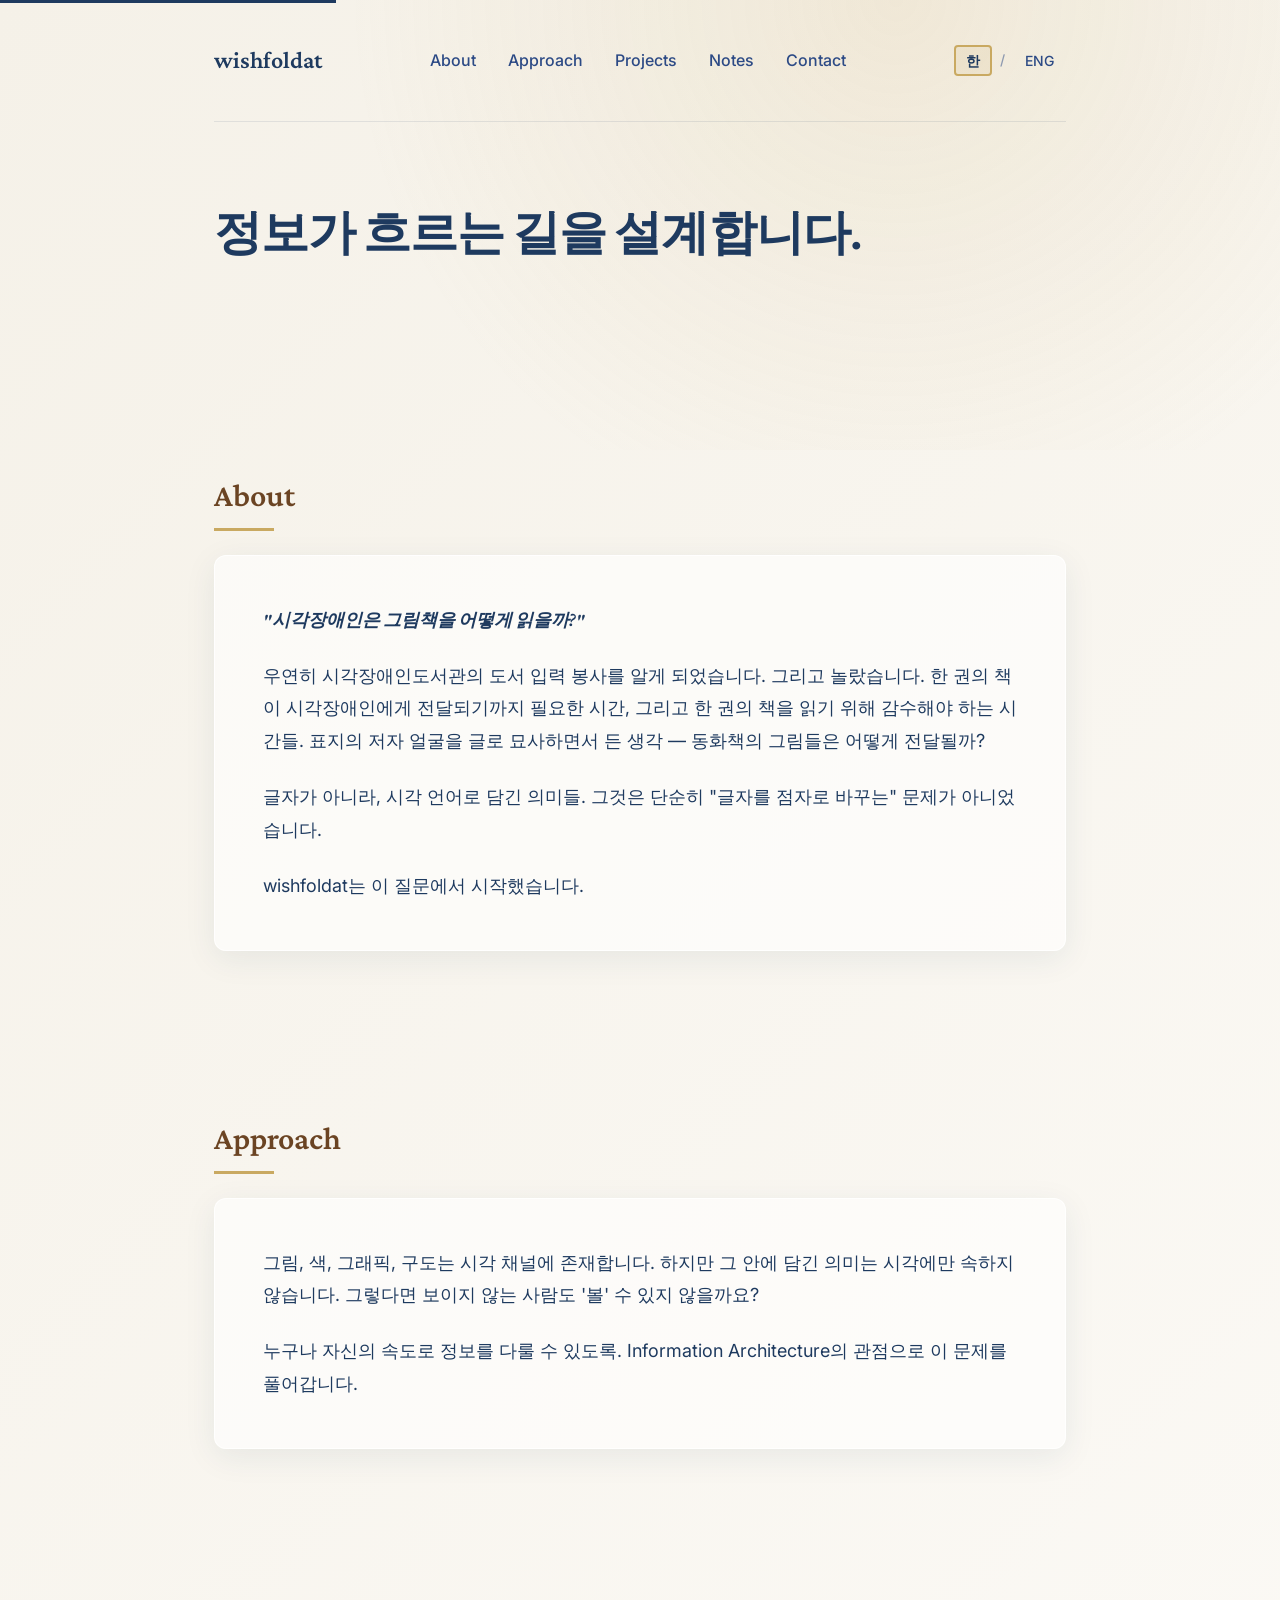
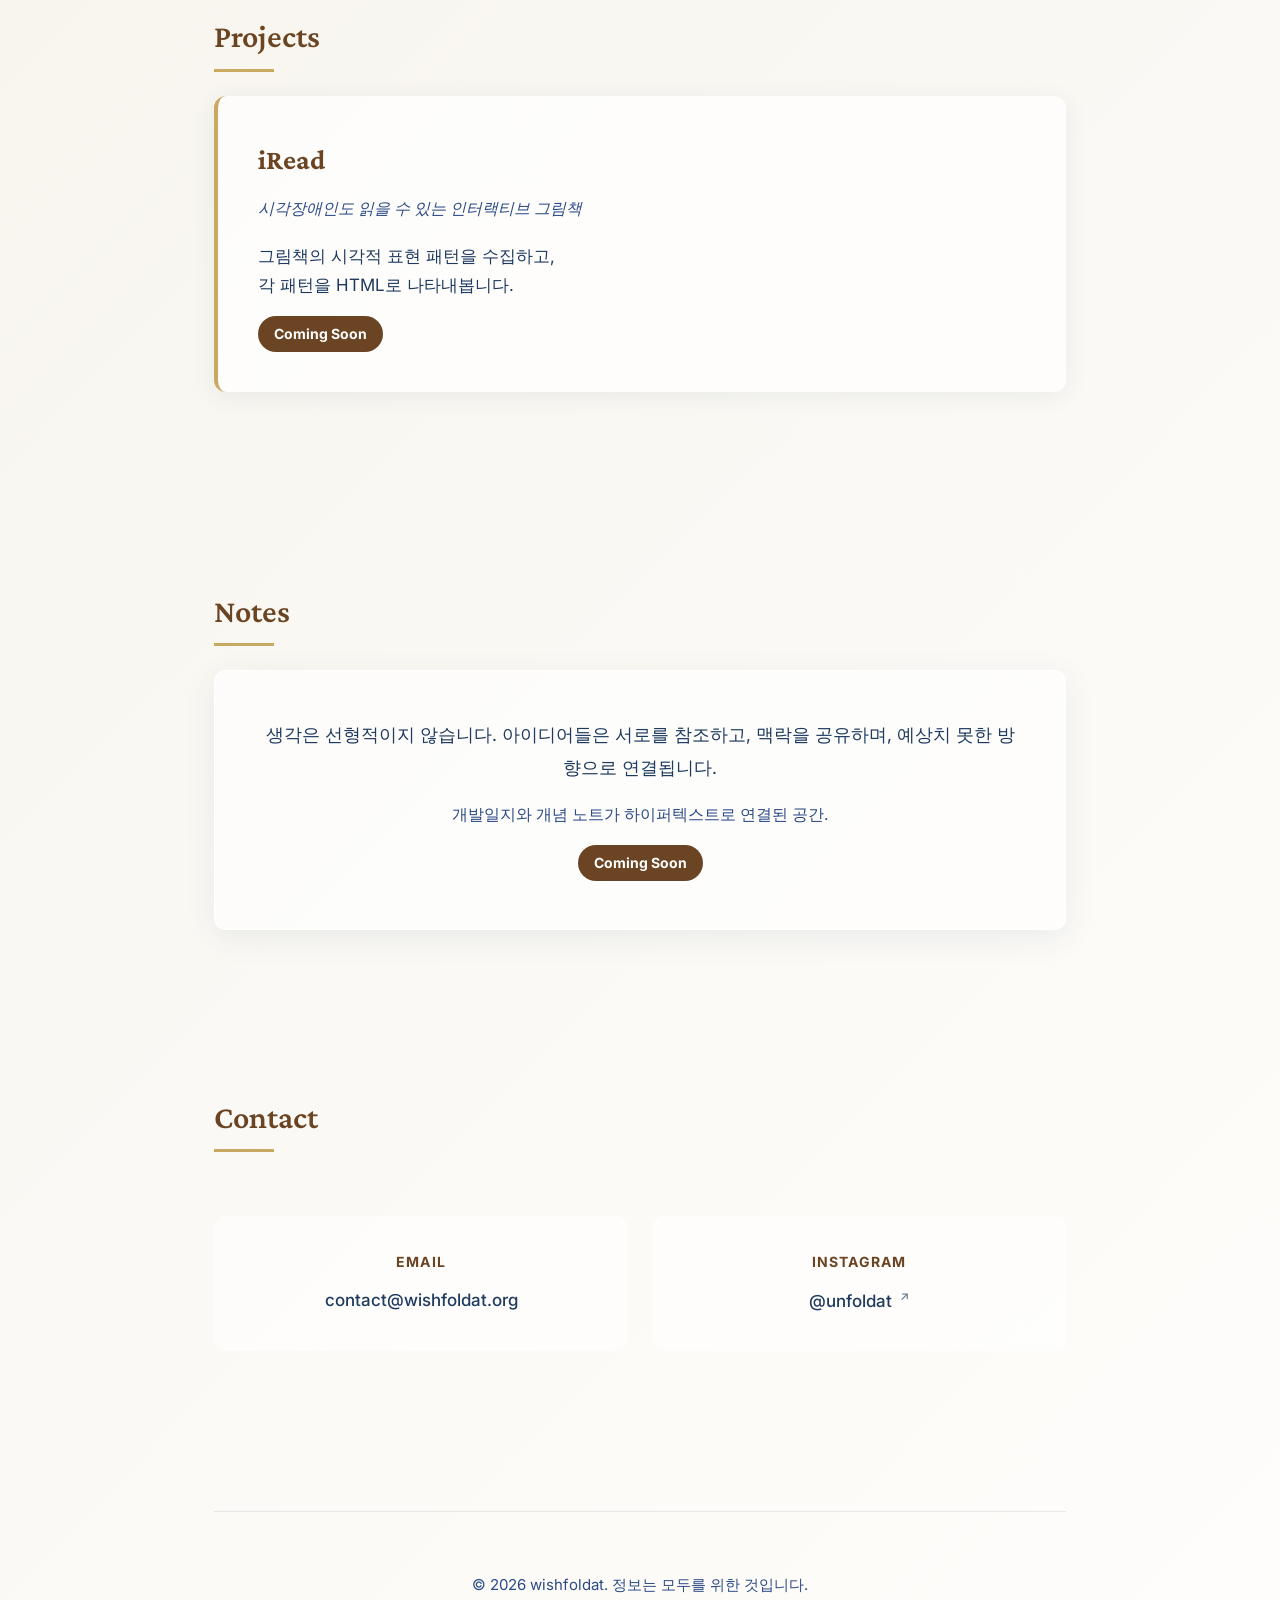
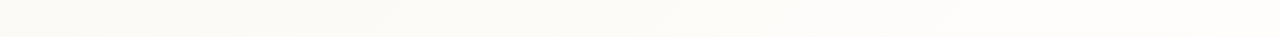
<file: index.html>
<!DOCTYPE html>
<html lang="ko">
<head>
    <meta charset="UTF-8">
    <meta name="viewport" content="width=device-width, initial-scale=1.0">
    <title>wishfoldat — 정보가 흐르는 길을 설계합니다</title>
    <meta name="description" content="시각장애인의 동화책부터, 모두를 위한 정보 접근성까지. 정보 구조를 재설계합니다.">

    <link rel="preconnect" href="https://fonts.googleapis.com">
    <link rel="preconnect" href="https://fonts.gstatic.com" crossorigin>
    <link href="https://fonts.googleapis.com/css2?family=Crimson+Pro:wght@400;600&family=Inter:wght@400;500;600&display=swap" rel="stylesheet">

    <style>
        :root {
            --ivory: #F5F1E8;
            --warm-white: #FEFDFB;
            --deep-blue: #1E3A5F;
            /* #3A5D9E(5.2:1 AA) → #2C4A85(7.7:1 AAA) */
            --soft-blue: #2C4A85;
            --warm-brown: #6B4423;
            --light-brown: #A0826D;
            --gold: #C9A961;
            --shadow: rgba(30, 58, 95, 0.08);
            --shadow-medium: rgba(30, 58, 95, 0.12);

            --font-serif: 'Crimson Pro', 'Noto Serif KR', serif;
            --font-sans: 'Inter', 'Noto Sans KR', sans-serif;
        }

        * {
            margin: 0;
            padding: 0;
            box-sizing: border-box;
        }

        body {
            font-family: var(--font-sans);
            background: linear-gradient(135deg, var(--ivory) 0%, var(--warm-white) 100%);
            color: var(--deep-blue);
            line-height: 1.7;
            min-height: 100vh;
            overflow-x: hidden;
        }

        body::before {
            content: '';
            position: fixed;
            top: -50%;
            right: -20%;
            width: 100%;
            height: 100%;
            background: radial-gradient(circle, rgba(201, 169, 97, 0.15) 0%, transparent 70%);
            pointer-events: none;
            z-index: 0;
        }

        /* 스크린 리더 전용 */
        .sr-only {
            position: absolute;
            width: 1px;
            height: 1px;
            padding: 0;
            margin: -1px;
            overflow: hidden;
            clip: rect(0, 0, 0, 0);
            white-space: nowrap;
            border: 0;
        }

        .skip-link {
            position: absolute;
            top: -40px;
            left: 0;
            background: var(--deep-blue);
            color: var(--ivory);
            padding: 8px 16px;
            text-decoration: none;
            z-index: 9999;
            font-weight: 600;
        }

        .skip-link:focus {
            top: 0;
            outline: 3px solid var(--gold);
            outline-offset: 2px;
        }

        .container {
            max-width: 900px;
            margin: 0 auto;
            padding: 0 24px;
            position: relative;
            z-index: 1;
        }

        /* Header */
        header {
            padding: 40px 0;
            animation: fadeIn 0.8s ease-out;
            border-bottom: 1px solid rgba(30, 58, 95, 0.1);
        }

        nav {
            display: flex;
            justify-content: space-between;
            align-items: center;
        }

        .nav-center {
            display: flex;
            list-style: none;
            gap: 32px;
            margin: 0;
            padding: 0;
        }

        .nav-center a {
            font-family: var(--font-sans);
            font-size: 1rem;
            font-weight: 500;
            color: var(--soft-blue);
            text-decoration: none;
            transition: color 0.3s ease;
            position: relative;
        }

        .nav-center a::after {
            content: '';
            position: absolute;
            bottom: -4px;
            left: 0;
            width: 0;
            height: 2px;
            background: var(--gold);
            transition: width 0.3s ease;
        }

        .nav-center a:hover,
        .nav-center a:focus-visible {
            color: var(--deep-blue);
        }

        .nav-center a:hover::after,
        .nav-center a:focus-visible::after {
            width: 100%;
        }

        .lang-toggle {
            display: flex;
            align-items: center;
            gap: 8px;
            font-size: 0.875rem;
            font-weight: 500;
        }

        .lang-toggle button {
            background: none;
            border: 2px solid transparent;
            color: var(--soft-blue);
            cursor: pointer;
            padding: 4px 10px;
            border-radius: 4px;
            transition: color 0.2s ease, border-color 0.2s ease, background 0.2s ease;
            font-family: var(--font-sans);
            font-size: 0.875rem;
            font-weight: 500;
            line-height: 1.4;
        }

        .lang-toggle button:hover {
            color: var(--deep-blue);
            background: rgba(201, 169, 97, 0.15);
        }

        .lang-toggle button:focus-visible {
            outline: 3px solid var(--gold);
            outline-offset: 2px;
        }

        /* aria-pressed="true" = 현재 선택된 언어 */
        .lang-toggle button[aria-pressed="true"] {
            color: var(--deep-blue);
            font-weight: 700;
            border-color: var(--gold);
            background: rgba(201, 169, 97, 0.12);
        }

        .lang-toggle .separator {
            color: var(--soft-blue);
            opacity: 0.5;
            pointer-events: none;
            user-select: none;
        }

        .logo {
            font-family: var(--font-serif);
            font-size: 1.5rem;
            font-weight: 600;
            color: var(--deep-blue);
            text-decoration: none;
            display: inline-block;
            position: relative;
        }

        .logo::after {
            content: '';
            position: absolute;
            bottom: -4px;
            left: 0;
            width: 0;
            height: 2px;
            background: var(--gold);
            transition: width 0.3s ease;
        }

        .logo:hover::after,
        .logo:focus-visible::after {
            width: 100%;
        }

        .logo:focus-visible {
            outline: 3px solid var(--gold);
            outline-offset: 4px;
            border-radius: 2px;
        }

        /* Hero */
        .hero {
            padding: 80px 0 100px;
            animation: fadeIn 1s ease-out 0.2s both;
        }

        .hero h1 {
            font-family: var(--font-serif);
            font-size: 3rem;
            font-weight: 600;
            color: var(--deep-blue);
            line-height: 1.3;
            margin-bottom: 24px;
            letter-spacing: -0.02em;
        }

        .hero-subtitle {
            font-size: 1.25rem;
            color: var(--soft-blue);
            font-weight: 400;
            max-width: 600px;
        }

        /* Sections */
        section {
            padding: 80px 0;
            animation: fadeIn 1s ease-out 0.4s both;
        }

        .section-title {
            font-family: var(--font-serif);
            font-size: 2rem;
            font-weight: 600;
            color: var(--warm-brown);
            margin-bottom: 32px;
            position: relative;
            display: inline-block;
        }

        .section-title::after {
            content: '';
            position: absolute;
            bottom: -8px;
            left: 0;
            width: 60px;
            height: 3px;
            background: var(--gold);
        }

        /* About & Approach cards */
        .about-content {
            background: rgba(255, 255, 255, 0.6);
            backdrop-filter: blur(10px);
            padding: 48px;
            border-radius: 12px;
            box-shadow: 0 8px 32px var(--shadow);
            border: 1px solid rgba(255, 255, 255, 0.8);
        }

        .about-content p {
            font-size: 1.125rem;
            line-height: 1.8;
            margin-bottom: 24px;
            color: var(--deep-blue);
        }

        .about-content p:last-child {
            margin-bottom: 0;
        }

        .highlight {
            font-family: var(--font-serif);
            font-size: 1.5rem;
            font-weight: 600;
            color: var(--deep-blue);
            margin-bottom: 32px;
            font-style: italic;
            line-height: 1.5;
        }

        /* Unfold 철학 강조 블록 */
        .unfold-block {
            margin: 32px 0;
            padding: 28px 32px;
            border-left: 4px solid var(--gold);
            background: rgba(201, 169, 97, 0.07);
            border-radius: 0 8px 8px 0;
        }

        .unfold-block .unfold-label {
            font-family: var(--font-sans);
            font-size: 0.75rem;
            font-weight: 700;
            letter-spacing: 0.12em;
            text-transform: uppercase;
            /* warm-brown 6.3:1(AAA 미달) → deep-blue 8.5:1(AAA 통과) */
            color: var(--deep-blue);
            margin-bottom: 12px;
            display: block;
        }

        .unfold-block p {
            margin-bottom: 0 !important;
        }

        /* Projects */
        .project-card {
            background: rgba(255, 255, 255, 0.7);
            backdrop-filter: blur(10px);
            padding: 40px;
            border-radius: 12px;
            margin-bottom: 32px;
            box-shadow: 0 4px 24px var(--shadow);
            border-left: 4px solid var(--gold);
            transition: box-shadow 0.3s ease, transform 0.3s ease;
        }

        .project-card:hover {
            box-shadow: 0 8px 32px var(--shadow-medium);
            transform: translateY(-4px);
        }

        .project-card h3 {
            font-family: var(--font-serif);
            font-size: 1.75rem;
            color: var(--warm-brown);
            margin-bottom: 12px;
        }

        .project-subtitle {
            font-size: 1rem;
            color: var(--soft-blue);
            margin-bottom: 20px;
            font-style: italic;
        }

        .project-description {
            font-size: 1.0625rem;
            line-height: 1.7;
            color: var(--deep-blue);
        }

        .coming-soon {
            display: inline-block;
            /* #1E3A5F on #C9A961 = 4.6:1(AA), AAA 미달 → warm-brown 배경+흰 텍스트 = 7.3:1 */
            background: var(--warm-brown);
            color: #ffffff;
            padding: 6px 16px;
            border-radius: 20px;
            font-size: 0.875rem;
            font-weight: 700;
            margin-top: 16px;
        }

        .expanding-note {
            padding: 32px;
            background: rgba(255,255,255,0.3);
            border-radius: 12px;
            text-align: center;
            color: var(--soft-blue);
            font-style: italic;
            font-size: 1rem;
        }

        .project-link {
            display: inline-flex;
            align-items: center;
            gap: 6px;
            margin-top: 20px;
            padding: 8px 20px;
            background: var(--deep-blue);
            color: #ffffff;
            text-decoration: none;
            border-radius: 6px;
            font-size: 0.9375rem;
            font-weight: 600;
            transition: background 0.2s, transform 0.15s;
        }
        .project-link:hover { background: var(--soft-blue); transform: translateY(-1px); }
        .project-link:focus-visible { outline: 3px solid var(--soft-blue); outline-offset: 3px; }
        .project-link svg { flex-shrink: 0; }

        /* Notes section */
        .notes-content {
            background: rgba(255, 255, 255, 0.6);
            backdrop-filter: blur(10px);
            padding: 48px;
            border-radius: 12px;
            box-shadow: 0 8px 32px var(--shadow);
            border: 1px solid rgba(255, 255, 255, 0.8);
            text-align: center;
        }

        .notes-content p {
            font-size: 1.125rem;
            line-height: 1.8;
            color: var(--deep-blue);
            margin-bottom: 16px;
        }

        .notes-content p:last-of-type {
            margin-bottom: 0;
        }

        .notes-content .notes-meta {
            font-size: 1rem;
            color: var(--soft-blue);
            margin-bottom: 24px;
        }

        /* Contact */
        .contact-grid {
            display: grid;
            grid-template-columns: repeat(auto-fit, minmax(250px, 1fr));
            gap: 24px;
            margin-top: 40px;
        }

        .contact-item {
            background: rgba(255, 255, 255, 0.5);
            padding: 32px;
            border-radius: 12px;
            text-align: center;
            transition: background 0.3s ease, border-color 0.3s ease, transform 0.3s ease;
            border: 2px solid transparent;
        }

        .contact-item:hover,
        .contact-item:focus-within {
            background: rgba(255, 255, 255, 0.85);
            border-color: var(--gold);
            transform: translateY(-4px);
        }

        .contact-item h3 {
            font-family: var(--font-sans);
            font-size: 0.875rem;
            font-weight: 700;
            color: var(--warm-brown);
            margin-bottom: 12px;
            text-transform: uppercase;
            letter-spacing: 0.08em;
        }

        .contact-item a {
            color: var(--deep-blue);
            text-decoration: none;
            font-size: 1.0625rem;
            font-weight: 500;
            border-bottom: 1px solid transparent;
            transition: color 0.2s ease, border-color 0.2s ease;
            display: inline-block;
        }

        .contact-item a:hover {
            color: var(--soft-blue);
            border-bottom-color: var(--gold);
        }

        .contact-item a:focus-visible {
            outline: 3px solid var(--gold);
            outline-offset: 4px;
            border-radius: 2px;
        }

        /* 외부 링크 (새 탭) 시각적 단서 — Norman: affordance */
        .external-link-icon {
            display: inline-block;
            margin-left: 4px;
            font-size: 0.7em;
            vertical-align: super;
            opacity: 0.7;
            font-style: normal;
        }

        /* Footer */
        footer {
            padding: 60px 0 40px;
            text-align: center;
            color: var(--soft-blue);
            font-size: 0.9375rem;
            border-top: 1px solid rgba(30, 58, 95, 0.1);
            margin-top: 80px;
        }

        /* Animations */
        @keyframes fadeIn {
            from { opacity: 0; transform: translateY(20px); }
            to   { opacity: 1; transform: translateY(0); }
        }

        /* Focus — 키보드 사용자에게만 outline 표시 */
        :focus { outline: none; }
        :focus-visible {
            outline: 3px solid var(--gold);
            outline-offset: 2px;
            border-radius: 2px;
        }

        /* Responsive */
        @media (max-width: 768px) {
            nav {
                flex-direction: column;
                gap: 20px;
                align-items: flex-start;
            }

            .nav-center {
                flex-wrap: wrap;
                gap: 12px 24px;
            }

            .lang-toggle {
                align-self: flex-end;
            }

            .hero h1 {
                font-size: 2.25rem;
            }

            .hero-subtitle {
                font-size: 1.125rem;
            }

            .section-title {
                font-size: 1.75rem;
            }

            .about-content,
            .project-card,
            .notes-content {
                padding: 32px 24px;
            }

            .unfold-block {
                padding: 20px 24px;
            }

            .contact-grid {
                grid-template-columns: 1fr;
            }
        }

        /* High Contrast */
        @media (prefers-contrast: high) {
            .about-content,
            .project-card,
            .contact-item,
            .notes-content {
                border: 2px solid var(--deep-blue);
            }

            .unfold-block {
                border-left-width: 6px;
            }
        }

        /* Smooth scroll — reduced-motion 시 자동 비활성화 */
        html { scroll-behavior: smooth; }

        /* Reduced Motion */
        @media (prefers-reduced-motion: reduce) {
            html { scroll-behavior: auto; }
            *, *::before, *::after {
                animation-duration: 0.01ms !important;
                animation-iteration-count: 1 !important;
                transition-duration: 0.01ms !important;
            }
        }
    </style>
</head>
<body>
    <!-- 언어 전환 aria-live 알림 (스크린 리더용) -->
    <div id="lang-announce" role="status" aria-live="polite" aria-atomic="true" class="sr-only"></div>

    <a href="#main" class="skip-link">본문으로 바로가기 / Skip to main content</a>

    <div class="container">
        <header>
            <nav aria-label="주 메뉴 / Main navigation">
                <a href="/" class="logo" aria-label="wishfoldat 홈으로 / wishfoldat home">wishfoldat</a>

                <!-- nav 항목은 한/영 동일 텍스트이므로 중복 없이 하나로 유지 -->
                <ul class="nav-center">
                    <li><a href="#about">About</a></li>
                    <li><a href="#approach">Approach</a></li>
                    <li><a href="#projects">Projects</a></li>
                    <li><a href="#notes">Notes</a></li>
                    <li><a href="#contact">Contact</a></li>
                </ul>

                <div class="lang-toggle" role="group" aria-label="언어 선택 / Language selection">
                    <button
                        data-toggle-lang="ko"
                        aria-pressed="true"
                        aria-label="한국어로 보기 (현재 선택됨)"
                        onclick="setLang('ko')">한</button>
                    <span class="separator" aria-hidden="true">/</span>
                    <button
                        data-toggle-lang="en"
                        aria-pressed="false"
                        aria-label="View in English"
                        onclick="setLang('en')">ENG</button>
                </div>
            </nav>
        </header>

        <!--
            tabindex="-1": 프로그래밍적 포커스 가능하게 (skip link + nav anchor 이동)
            시각적 Tab 순서에는 포함되지 않음 (tabindex="-1" ≠ tabindex="0")
        -->
        <main id="main" tabindex="-1">
            <!-- Hero -->
            <section class="hero" aria-labelledby="hero-heading" tabindex="-1">
                <h1 id="hero-heading">
                    <span data-lang="ko">정보가 흐르는 길을 설계합니다.</span>
                    <span data-lang="en" hidden>Designing the paths through which information flows.</span>
                </h1>
            </section>

            <!-- About -->
            <section id="about" aria-labelledby="about-heading" tabindex="-1">
                <h2 class="section-title" id="about-heading">About</h2>
                <div class="about-content">
                    <div data-lang="ko">
                        <p class="highlight">"시각장애인은 그림책을 어떻게 읽을까?"</p>

                        <p>우연히 시각장애인도서관의 도서 입력 봉사를 알게 되었습니다. 그리고 놀랐습니다. 한 권의 책이 시각장애인에게 전달되기까지 필요한 시간, 그리고 한 권의 책을 읽기 위해 감수해야 하는 시간들. 표지의 저자 얼굴을 글로 묘사하면서 든 생각 — 동화책의 그림들은 어떻게 전달될까?</p>

                        <p>글자가 아니라, 시각 언어로 담긴 의미들. 그것은 단순히 "글자를 점자로 바꾸는" 문제가 아니었습니다.</p>

                        <p>wishfoldat는 이 질문에서 시작했습니다.</p>
                    </div>

                    <div data-lang="en" hidden>
                        <p class="highlight">"How do visually impaired people read picture books?"</p>

                        <p>I came across a volunteer opportunity at a library for the visually impaired. And I was stunned. The time it takes for a single book to reach a visually impaired reader — and the time they must endure just to read one. While describing the author's face on the cover in words, a thought struck me: how are the illustrations in picture books conveyed?</p>

                        <p>Meanings carried not in letters, but in visual language. This was not simply a matter of "converting text to braille."</p>

                        <p>wishfoldat began with this question.</p>
                    </div>
                </div>
            </section>

            <!-- Approach -->
            <section id="approach" aria-labelledby="approach-heading" tabindex="-1">
                <h2 class="section-title" id="approach-heading">Approach</h2>
                <div class="about-content">
                    <div data-lang="ko">
                        <p>그림, 색, 그래픽, 구도는 시각 채널에 존재합니다. 하지만 그 안에 담긴 의미는 시각에만 속하지 않습니다. 그렇다면 보이지 않는 사람도 '볼' 수 있지 않을까요?</p>

                        <p>누구나 자신의 속도로 정보를 다룰 수 있도록. Information Architecture의 관점으로 이 문제를 풀어갑니다.</p>
                    </div>

                    <div data-lang="en" hidden>
                        <p>Illustrations, colors, graphics, and composition exist in the visual channel. But the meaning within them does not belong to vision alone. Then couldn't someone who doesn't see still 'see'?</p>

                        <p>So that anyone can engage with information at their own pace. I approach this problem through the lens of Information Architecture.</p>
                    </div>
                </div>
            </section>

            <!-- Projects -->
            <section id="projects" aria-labelledby="projects-heading" tabindex="-1">
                <h2 class="section-title" id="projects-heading">Projects</h2>

                <!-- aria-label을 article에 직접 고정 — 언어 전환 시 JS가 갱신 -->
                <article class="project-card" id="project-iread" aria-label="iRead">
                    <div data-lang="ko">
                        <h3>iRead</h3>
                        <p class="project-subtitle">시각장애인도 읽을 수 있는 인터랙티브 그림책</p>
                        <p class="project-description">
                            그림책의 시각적 표현 패턴을 수집하고,<br>
                            각 패턴을 HTML로 나타내봅니다.
                        </p>
                        <span class="coming-soon" aria-label="준비 중">Coming Soon</span>
                    </div>

                    <div data-lang="en" hidden>
                        <h3>iRead</h3>
                        <p class="project-subtitle">Interactive picture books accessible to the visually impaired</p>
                        <p class="project-description">
                            Collecting visual expression patterns from picture books,<br>
                            and representing each pattern in HTML.
                        </p>
                        <span class="coming-soon" aria-label="In development">Coming Soon</span>
                    </div>
                </article>

                <article class="project-card" id="project-unfold" aria-label="unfoldat" hidden>
                    <div data-lang="ko">
                        <h3>unfoldat</h3>
                        <p class="project-subtitle">PDF 안에 접혀 있는 정보를 펼칩니다</p>
                        <p class="project-description">
                            PDF는 좌표 기반 파일입니다. 표, 그림, 컬럼 레이아웃—시각적으로는 분명하지만 스크린리더는 읽지 못합니다.
                            unfoldat는 문서 구조를 분석해 의미가 보존된 접근성 HTML로 변환합니다.
                        </p>
                        <a href="https://unfoldat.com" class="project-link"
                           aria-label="unfoldat.com 방문 (새 탭에서 열림)"
                           target="_blank" rel="noopener noreferrer">
                            <svg width="14" height="14" viewBox="0 0 14 14" fill="none" aria-hidden="true">
                                <path d="M5.5 2.5H2.5a1 1 0 00-1 1v8a1 1 0 001 1h8a1 1 0 001-1V8.5M8.5 1.5h4m0 0v4m0-4L6 8" stroke="currentColor" stroke-width="1.5" stroke-linecap="round" stroke-linejoin="round"/>
                            </svg>
                            unfoldat.com
                        </a>
                        <span class="coming-soon" aria-label="준비 중">Coming Soon</span>
                    </div>

                    <div data-lang="en" hidden>
                        <h3>unfoldat</h3>
                        <p class="project-subtitle">Unfolding information locked inside PDFs</p>
                        <p class="project-description">
                            PDFs are coordinate-based files. Tables, images, column layouts—visually clear, but invisible to screen readers.
                            unfoldat analyzes document structure and converts it to accessible HTML with preserved meaning.
                        </p>
                        <a href="https://unfoldat.com" class="project-link"
                           aria-label="Visit unfoldat.com (opens in new tab)"
                           target="_blank" rel="noopener noreferrer">
                            <svg width="14" height="14" viewBox="0 0 14 14" fill="none" aria-hidden="true">
                                <path d="M5.5 2.5H2.5a1 1 0 00-1 1v8a1 1 0 001 1h8a1 1 0 001-1V8.5M8.5 1.5h4m0 0v4m0-4L6 8" stroke="currentColor" stroke-width="1.5" stroke-linecap="round" stroke-linejoin="round"/>
                            </svg>
                            unfoldat.com
                        </a>
                        <span class="coming-soon" aria-label="In development">Coming Soon</span>
                    </div>
                </article>
            </section>

            <!-- Notes — 하이퍼텍스트 철학 -->
            <section id="notes" aria-labelledby="notes-heading" tabindex="-1">
                <h2 class="section-title" id="notes-heading">Notes</h2>
                <div class="notes-content">
                    <div data-lang="ko">
                        <p>생각은 선형적이지 않습니다. 아이디어들은 서로를 참조하고, 맥락을 공유하며, 예상치 못한 방향으로 연결됩니다.</p>
                        <p class="notes-meta">개발일지와 개념 노트가 하이퍼텍스트로 연결된 공간.</p>
                    </div>
                    <div data-lang="en" hidden>
                        <p>Thought is not linear. Ideas reference each other, share context, and connect in unexpected directions.</p>
                        <p class="notes-meta">A space where development journals and concept notes connect through hypertext.</p>
                    </div>
                    <span class="coming-soon" aria-label="준비 중 / In development">Coming Soon</span>
                </div>
            </section>

            <!-- Contact -->
            <section id="contact" aria-labelledby="contact-heading" tabindex="-1">
                <h2 class="section-title" id="contact-heading">Contact</h2>
                <div class="contact-grid">
                    <div class="contact-item">
                        <h3>Email</h3>
                        <a href="mailto:contact@wishfoldat.org"
                           aria-label="이메일 보내기: contact@wishfoldat.org (이메일 앱이 열립니다)">
                            contact@wishfoldat.org
                        </a>
                    </div>
                    <div class="contact-item">
                        <h3>Instagram</h3>
                        <!--
                            외부 링크: 새 탭으로 열린다는 것을 시각적(↗) + 스크린리더(sr-only)로 모두 알림
                            Norman: affordance / hyperlink 철학: 링크는 목적지와 맥락을 드러내야 함
                        -->
                        <a href="https://instagram.com/unfoldat"
                           target="_blank"
                           rel="noopener noreferrer"
                           aria-label="Instagram @unfoldat (새 탭에서 열림 / opens in new tab)">
                            @unfoldat
                            <span class="external-link-icon" aria-hidden="true">↗</span>
                        </a>
                    </div>
                </div>
            </section>
        </main>

        <footer>
            <p>
                <span data-lang="ko">&copy; 2026 wishfoldat. 정보는 모두를 위한 것입니다.</span>
                <span data-lang="en" hidden>&copy; 2026 wishfoldat. Information is for everyone.</span>
            </p>
        </footer>
    </div>

    <script>
        function setLang(lang) {
            // html[lang] 동적 변경 — WCAG 3.1.2 Language of Parts
            document.documentElement.lang = lang;

            // data-lang 요소만 토글 (html/body 등 구조 요소 완전히 분리됨)
            document.querySelectorAll('[data-lang]').forEach(el => {
                if (el.dataset.lang === lang) {
                    el.removeAttribute('hidden');
                } else {
                    el.hidden = true;
                }
            });

            // aria-pressed 업데이트 — Norman: feedback + 상태 가시성
            document.querySelectorAll('.lang-toggle button').forEach(btn => {
                const isActive = btn.dataset.toggleLang === lang;
                btn.setAttribute('aria-pressed', String(isActive));
                // aria-label도 현재 상태 반영
                if (lang === 'ko') {
                    btn.setAttribute('aria-label',
                        btn.dataset.toggleLang === 'ko'
                            ? '한국어로 보기 (현재 선택됨)'
                            : 'View in English');
                } else {
                    btn.setAttribute('aria-label',
                        btn.dataset.toggleLang === 'en'
                            ? 'View in English (currently selected)'
                            : '한국어로 보기');
                }
            });

            // aria-live 알림 — 스크린 리더 사용자에게 언어 전환 피드백
            const announcer = document.getElementById('lang-announce');
            announcer.textContent = lang === 'ko'
                ? '한국어로 전환되었습니다.'
                : 'Switched to English.';
            setTimeout(() => { announcer.textContent = ''; }, 3000);

            localStorage.setItem('preferred-lang', lang);
        }

        window.addEventListener('DOMContentLoaded', () => {
            const saved = localStorage.getItem('preferred-lang');
            if (saved === 'en') {
                setLang('en');
            }

            // nav 앵커 링크: 스크롤 후 포커스를 해당 섹션으로 이동
            // ATM 버튼 원리 — 물리적 누름(클릭/Enter) → 실제 위치 이동까지 완결
            document.querySelectorAll('.nav-center a[href^="#"]').forEach(link => {
                link.addEventListener('click', () => {
                    const id = link.getAttribute('href').slice(1);
                    const target = document.getElementById(id);
                    if (target) {
                        // 스크롤 애니메이션 완료 후 포커스 (scroll-behavior: smooth 고려)
                        setTimeout(() => {
                            target.focus({ preventScroll: true });
                        }, 350);
                    }
                });
            });

            // skip link도 동일하게 처리
            document.querySelector('.skip-link').addEventListener('click', () => {
                setTimeout(() => {
                    document.getElementById('main').focus({ preventScroll: true });
                }, 50);
            });

            // lang-toggle Arrow key 탐색 — ARIA authoring practice: toggle group 내 ←→ 이동
            document.querySelector('.lang-toggle').addEventListener('keydown', e => {
                const btns = [...document.querySelectorAll('.lang-toggle button')];
                const idx  = btns.indexOf(document.activeElement);
                if (idx === -1) return;
                if (e.key === 'ArrowRight' && idx < btns.length - 1) {
                    e.preventDefault();
                    btns[idx + 1].focus();
                }
                if (e.key === 'ArrowLeft' && idx > 0) {
                    e.preventDefault();
                    btns[idx - 1].focus();
                }
            });
        });
    </script>
</body>
</html>
</file>
